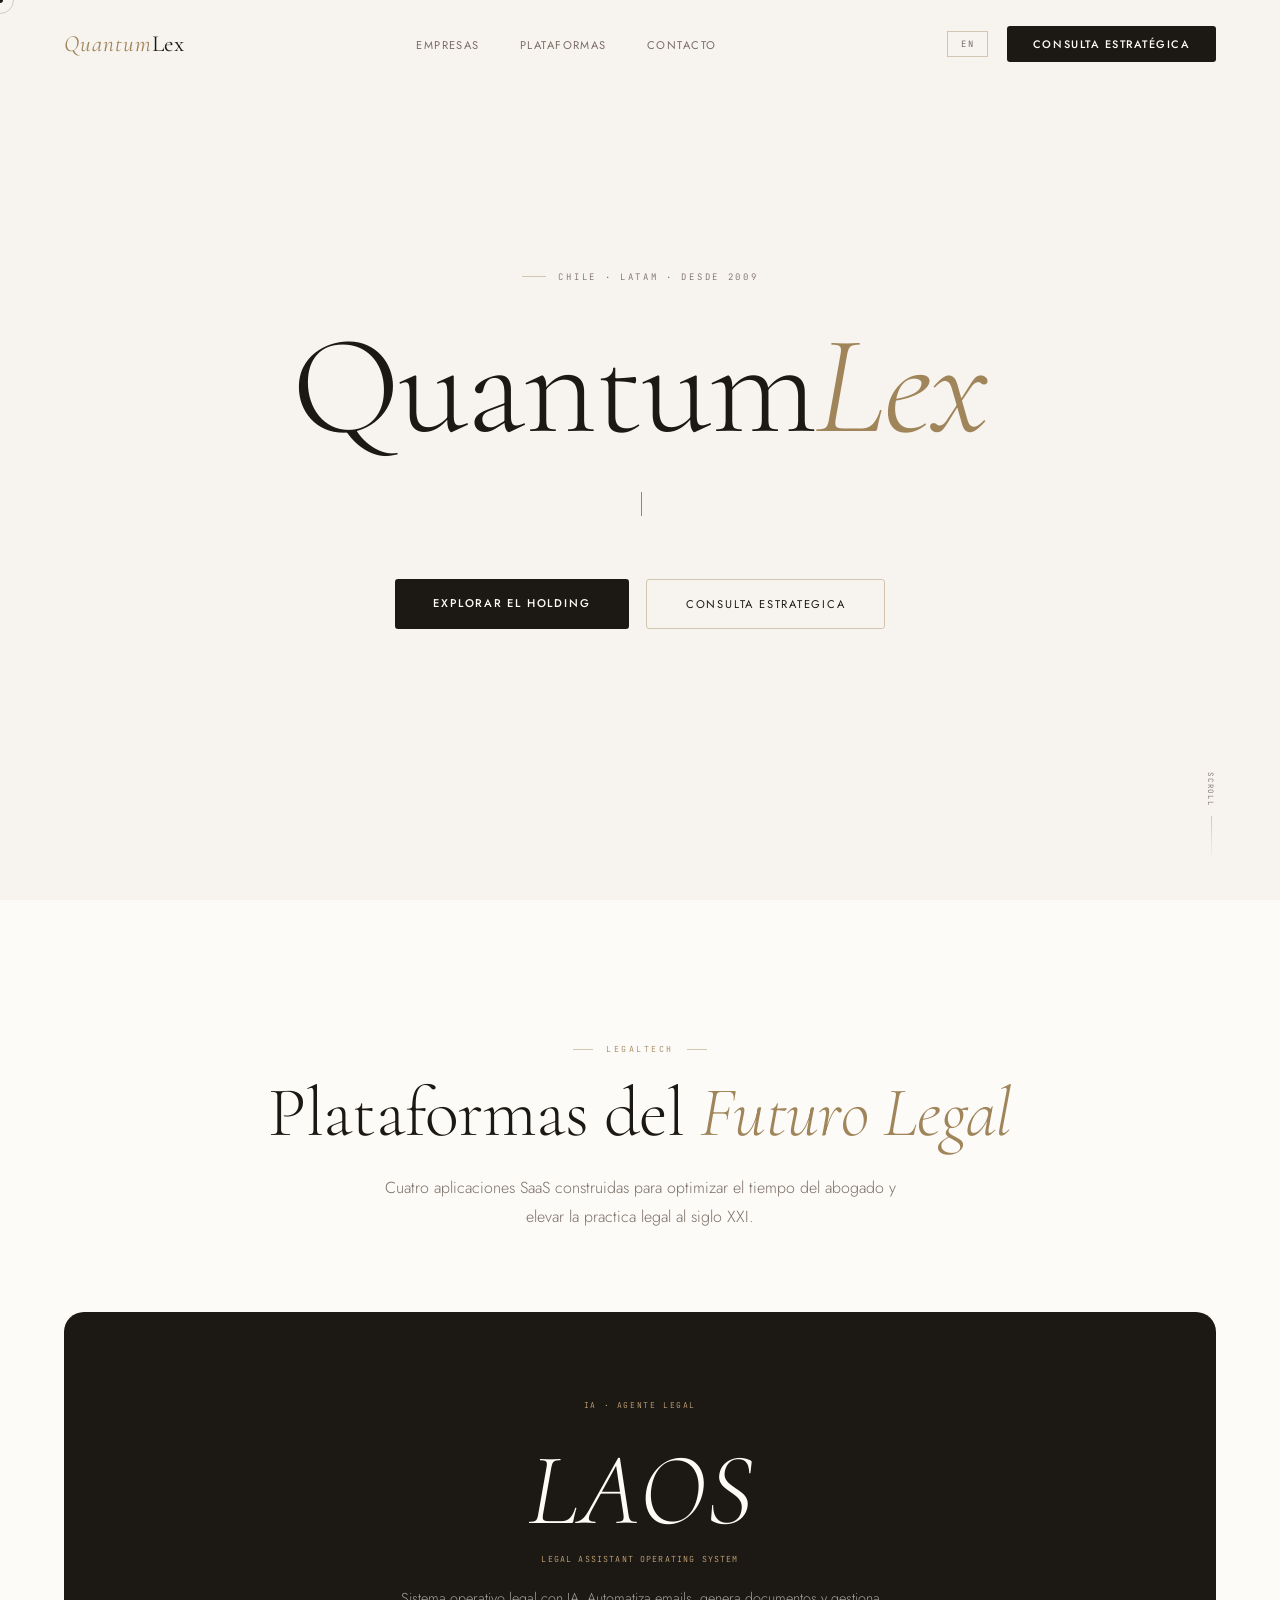
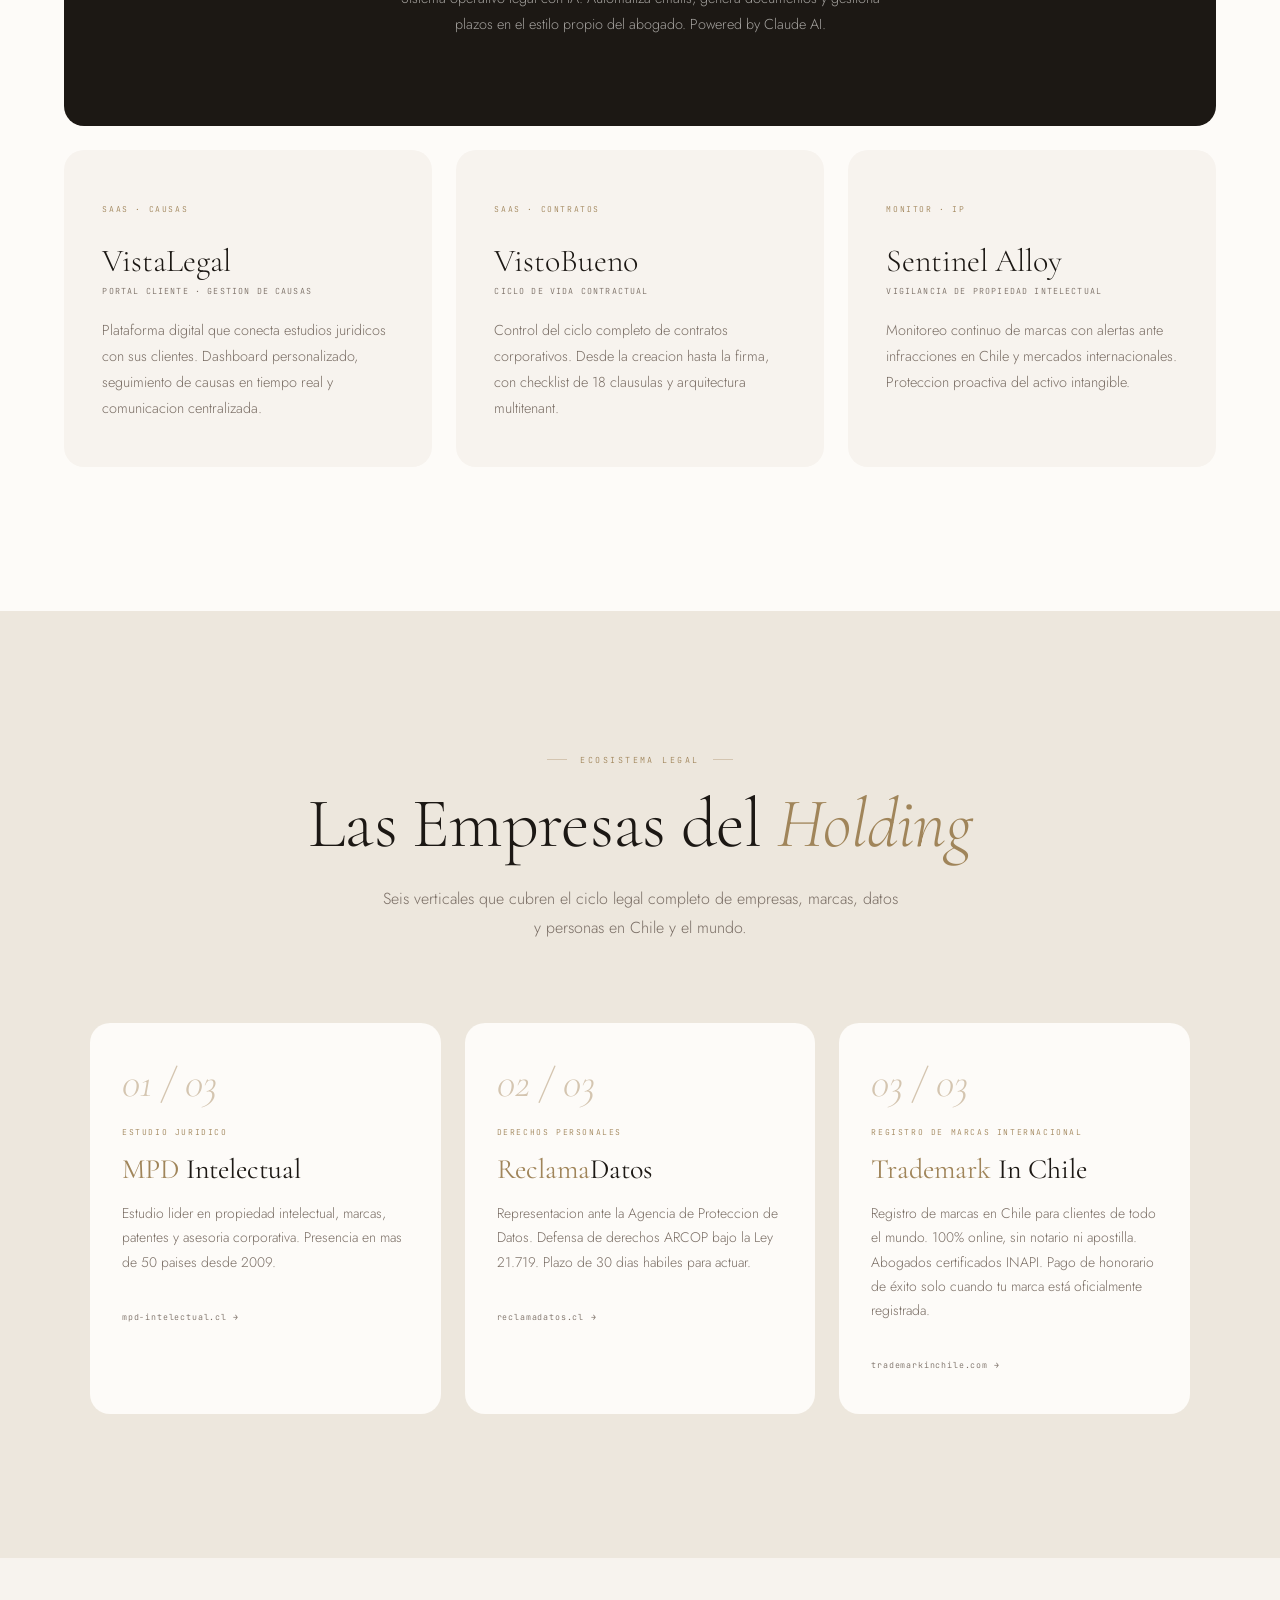
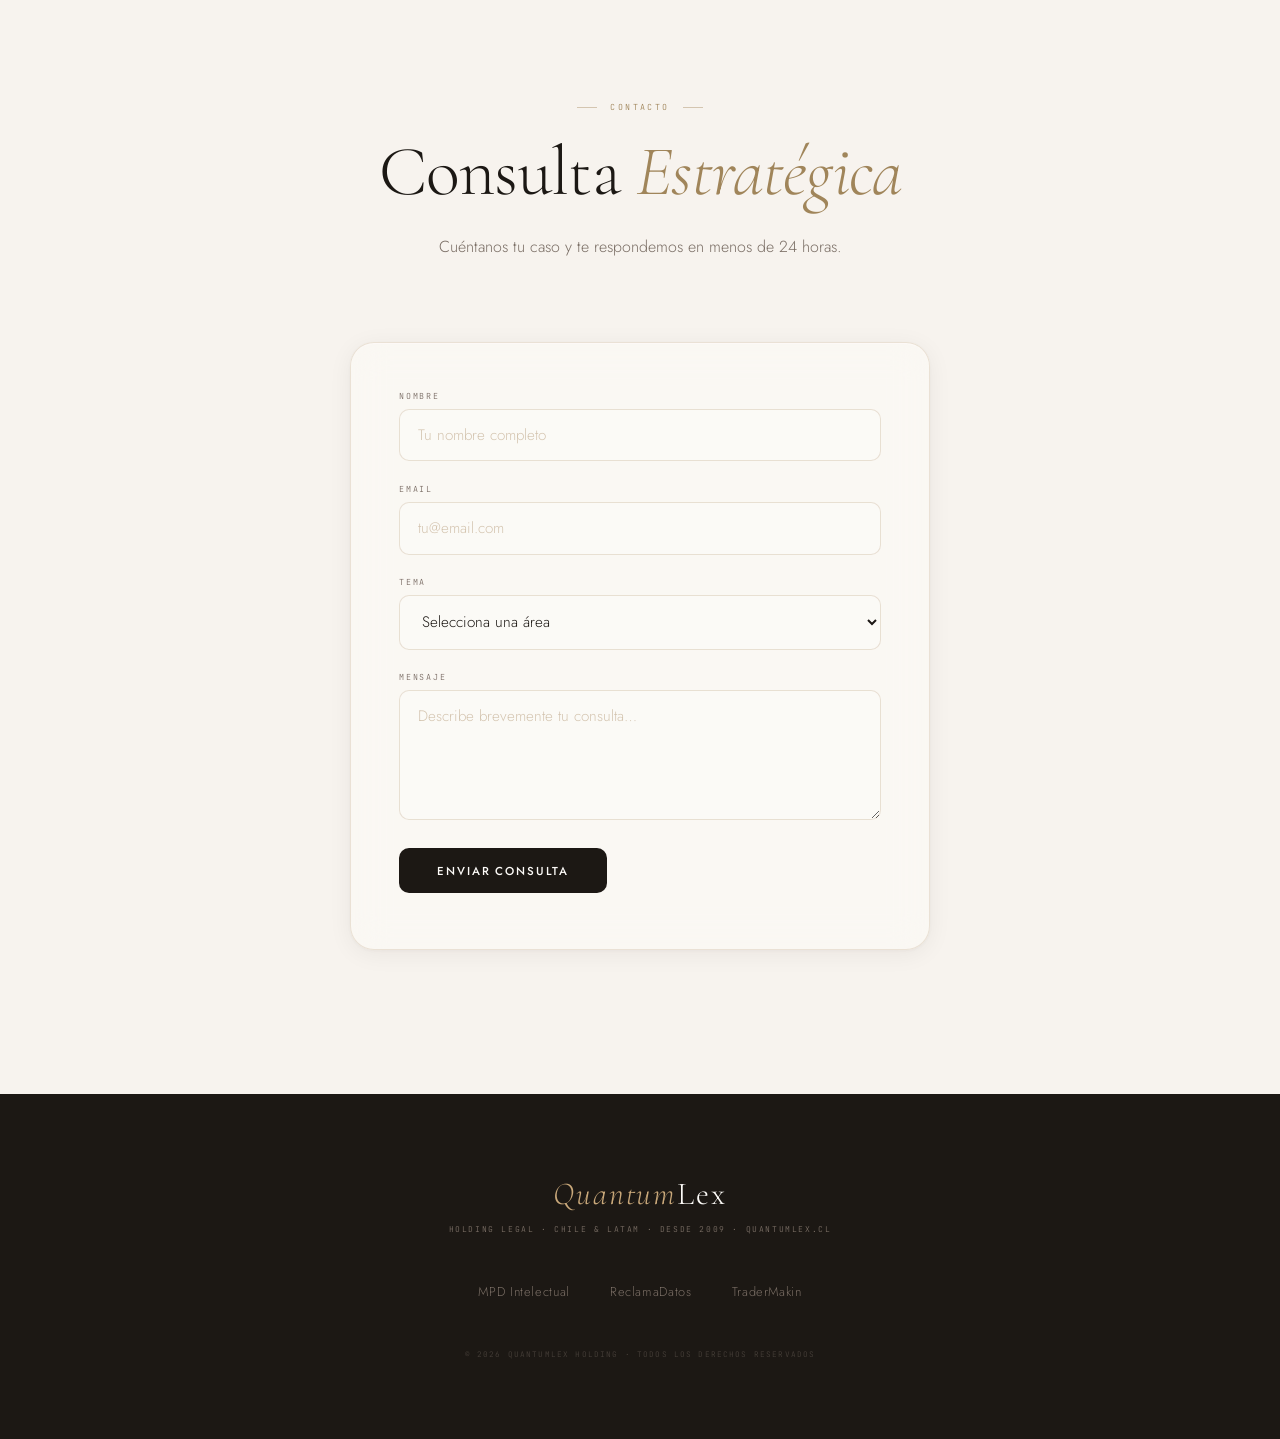
<file: index.html>
<!DOCTYPE html>
<html lang="es" id="html-root">
<head>
<meta charset="UTF-8">
<meta name="viewport" content="width=device-width, initial-scale=1.0">
<title>QuantumLex — Holding Legal Chile</title>
<link href="https://fonts.googleapis.com/css2?family=Cormorant+Garamond:ital,wght@0,300;0,400;0,500;1,300;1,400;1,500&family=Jost:wght@300;400;500&family=JetBrains+Mono:wght@300;400&display=swap" rel="stylesheet">
<link rel="stylesheet" href="assets/css/main.css">
</head>
<body>

<div class="cursor" id="cursor"></div>
<div class="cursor-ring" id="cursorRing"></div>
<canvas id="quantum-canvas"></canvas>

<!-- NAV -->
<nav>
  <a href="#" class="nav-logo">
    <span>Quantum</span>Lex
  </a>
  <ul class="nav-links">
    <li><a href="#empresas" data-navkey="empresas" data-es="Empresas" data-en="Companies">Empresas</a></li>
    <li><a href="#apps" data-navkey="plataformas" data-es="Plataformas" data-en="Platforms">Plataformas</a></li>
    <li><a href="#contacto" data-navkey="contacto" data-es="Contacto" data-en="Contact">Contacto</a></li>
  </ul>
  <div class="nav-right">
    <button class="lang-toggle" id="langBtn" onclick="toggleLang()">EN</button>
    <a href="#contacto" class="nav-cta" data-es="Consulta Estratégica" data-en="Strategic Inquiry">Consulta Estratégica</a>
  </div>
</nav>

<!-- HERO -->
<section class="hero">
  <div class="hero-ambient"></div>

  <div class="hero-content">
    <div class="eyebrow">Chile · LATAM · Desde 2009</div>

    <h1 class="hero-title">
      <span class="ql" data-text="QuantumLex">Quantum<span class="ql-lex">Lex</span></span>
    </h1>

    <div class="typewriter-row">
      <span class="tw" id="tw"></span>
    </div>

    <div class="hero-ctas">
      <a href="#empresas" class="btn-primary">Explorar el Holding</a>
      <a href="#contacto" class="btn-ghost">Consulta Estrategica</a>
    </div>
  </div>

  <div class="scroll-hint">
    <span>Scroll</span>
    <div class="scroll-line"></div>
  </div>
</section>

<!-- APPS -->
<section class="apps-section" id="apps">
  <div class="section-eyebrow" id="sec2-eyebrow">LegalTech</div>
  <h2 class="section-title" id="sec2-title">Plataformas del <span>Futuro Legal</span></h2>
  <p class="section-desc" id="sec2-desc">Cuatro aplicaciones SaaS construidas para optimizar el tiempo del abogado y elevar la practica legal al siglo XXI.</p>

  <div class="apps-grid">
    <div class="app-card app-card--featured">
      <div class="app-tag" id="a3-tag">IA · Agente Legal</div>
      <h3 class="app-name" id="a3-name">LAOS</h3>
      <p class="app-tagline" id="a3-tagline">Legal Assistant Operating System</p>
      <p class="app-desc" id="a3-desc">Sistema operativo legal con IA. Automatiza emails, genera documentos y gestiona plazos en el estilo propio del abogado. Powered by Claude AI.</p>
    </div>
    <div class="apps-row-secondary">
      <div class="app-card">
        <div class="app-tag" id="a1-tag">SaaS · Causas</div>
        <h3 class="app-name" id="a1-name">VistaLegal</h3>
        <p class="app-tagline" id="a1-tagline">Portal Cliente · Gestion de Causas</p>
        <p class="app-desc" id="a1-desc">Plataforma digital que conecta estudios juridicos con sus clientes. Dashboard personalizado, seguimiento de causas en tiempo real y comunicacion centralizada.</p>
      </div>
      <div class="app-card">
        <div class="app-tag" id="a2-tag">SaaS · Contratos</div>
        <h3 class="app-name" id="a2-name">VistoBueno</h3>
        <p class="app-tagline" id="a2-tagline">Ciclo de Vida Contractual</p>
        <p class="app-desc" id="a2-desc">Control del ciclo completo de contratos corporativos. Desde la creacion hasta la firma, con checklist de 18 clausulas y arquitectura multitenant.</p>
      </div>
      <div class="app-card">
        <div class="app-tag" id="a4-tag">Monitor · IP</div>
        <h3 class="app-name" id="a4-name">Sentinel Alloy</h3>
        <p class="app-tagline" id="a4-tagline">Vigilancia de Propiedad Intelectual</p>
        <p class="app-desc" id="a4-desc">Monitoreo continuo de marcas con alertas ante infracciones en Chile y mercados internacionales. Proteccion proactiva del activo intangible.</p>
      </div>
    </div>
  </div>
</section>

<!-- EMPRESAS -->
<section class="companies-section" id="empresas">
  <div class="section-eyebrow" id="sec1-eyebrow">Ecosistema Legal</div>
  <h2 class="section-title" id="sec1-title">Las Empresas del <span>Holding</span></h2>
  <p class="section-desc" id="sec1-desc">Seis verticales que cubren el ciclo legal completo de empresas, marcas, datos y personas en Chile y el mundo.</p>

  <div class="companies-grid">
    <div class="company-card">
      <span class="card-index">01 / 03</span>
      <span class="card-type" id="c1-type">Estudio Juridico</span>
      <h3 class="card-name" id="c1-name"><span>MPD</span> Intelectual</h3>
      <p class="card-desc" id="c1-desc">Estudio lider en propiedad intelectual, marcas, patentes y asesoria corporativa. Presencia en mas de 50 paises desde 2009.</p>
      <a href="https://mpd-intelectual.cl" class="card-link" id="c1-link" target="_blank">mpd-intelectual.cl</a>
    </div>
    <div class="company-card">
      <span class="card-index">02 / 03</span>
      <span class="card-type" id="c3-type">Derechos Personales</span>
      <h3 class="card-name" id="c3-name"><span>Reclama</span>Datos</h3>
      <p class="card-desc" id="c3-desc">Representacion ante la Agencia de Proteccion de Datos. Defensa de derechos ARCOP bajo la Ley 21.719. Plazo de 30 dias habiles para actuar.</p>
      <a href="https://reclamadatos.cl" class="card-link" id="c3-link" target="_blank">reclamadatos.cl</a>
    </div>
    <div class="company-card">
      <span class="card-index">03 / 03</span>
      <span class="card-type" id="c5-type">Registro de Marcas Internacional</span>
      <h3 class="card-name" id="c5-name"><span>Trademark</span> In Chile</h3>
      <p class="card-desc" id="c5-desc">Registro de marcas en Chile para clientes de todo el mundo. 100% online, sin notario ni apostilla. Abogados certificados INAPI. Pago de honorario de éxito solo cuando tu marca está oficialmente registrada.</p>
      <a href="https://www.trademarkinchile.com/es" class="card-link" id="c5-link" target="_blank">trademarkinchile.com</a>
    </div>
  </div>
</section>

<!-- CONTACTO -->
<section class="contact-section" id="contacto">
  <div class="section-eyebrow">Contacto</div>
  <h2 class="section-title">Consulta <span>Estratégica</span></h2>
  <p class="section-desc">Cuéntanos tu caso y te respondemos en menos de 24 horas.</p>

  <form class="contact-form" id="contact-form" novalidate>
    <div>
      <label for="cf-name">Nombre</label>
      <input type="text" id="cf-name" name="nombre" placeholder="Tu nombre completo" required>
    </div>
    <div>
      <label for="cf-email">Email</label>
      <input type="email" id="cf-email" name="email" placeholder="tu@email.com" required>
    </div>
    <div>
      <label for="cf-tema">Tema</label>
      <select id="cf-tema" name="tema">
        <option value="">Selecciona una área</option>
        <option value="marcas">Marcas y Propiedad Intelectual</option>
        <option value="datos">Protección de Datos</option>
        <option value="compliance">Compliance</option>
        <option value="legaltech">LegalTech / Plataformas</option>
        <option value="otro">Otro</option>
      </select>
    </div>
    <div>
      <label for="cf-mensaje">Mensaje</label>
      <textarea id="cf-mensaje" name="mensaje" placeholder="Describe brevemente tu consulta…" required></textarea>
    </div>
    <button type="submit" class="btn-send">Enviar consulta</button>
    <p class="form-success" id="form-success">Mensaje enviado — te contactaremos pronto.</p>
  </form>
</section>

<!-- FOOTER -->
<footer>
  <div class="footer-logo"><span>Quantum</span>Lex</div>
  <p class="footer-meta">Holding Legal · Chile & LATAM · Desde 2009 · quantumlex.cl</p>
  <div class="footer-links">
    <a href="https://mpd-intelectual.cl" target="_blank">MPD Intelectual</a>
    <a href="https://reclamadatos.cl" target="_blank">ReclamaDatos</a>
    <a href="https://tradermakinchile.cl" target="_blank">TraderMakin</a>
  </div>
  <p class="footer-copy" id="footer-copy">© 2026 QuantumLex Holding · Todos los derechos reservados</p>
</footer>

<script src="assets/js/particles.js"></script>
<script src="assets/js/lang.js"></script>
<script src="assets/js/main.js"></script>
<script>
document.getElementById('contact-form').addEventListener('submit', function(e) {
  e.preventDefault();
  const success = document.getElementById('form-success');
  success.style.display = 'block';
  this.reset();
  setTimeout(() => { success.style.display = 'none'; }, 5000);
});
</script>
</body>
</html>
</file>
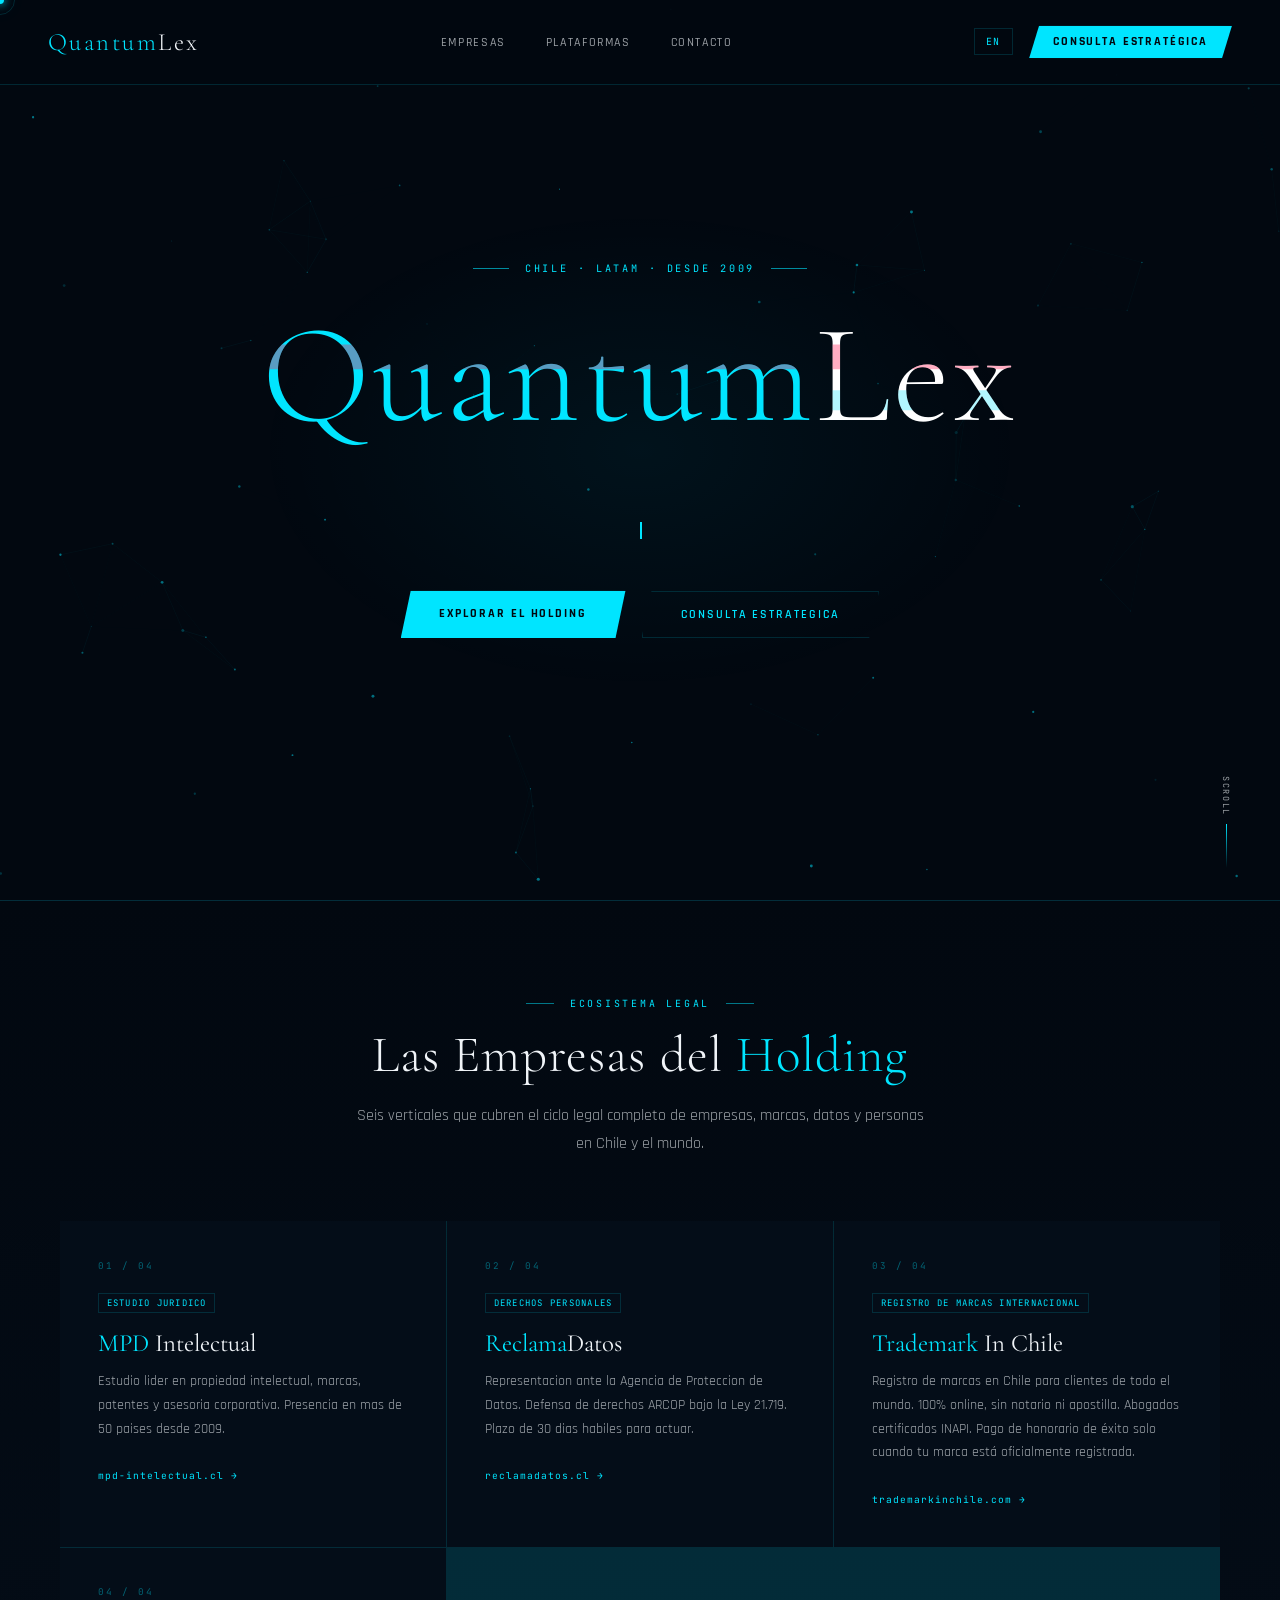
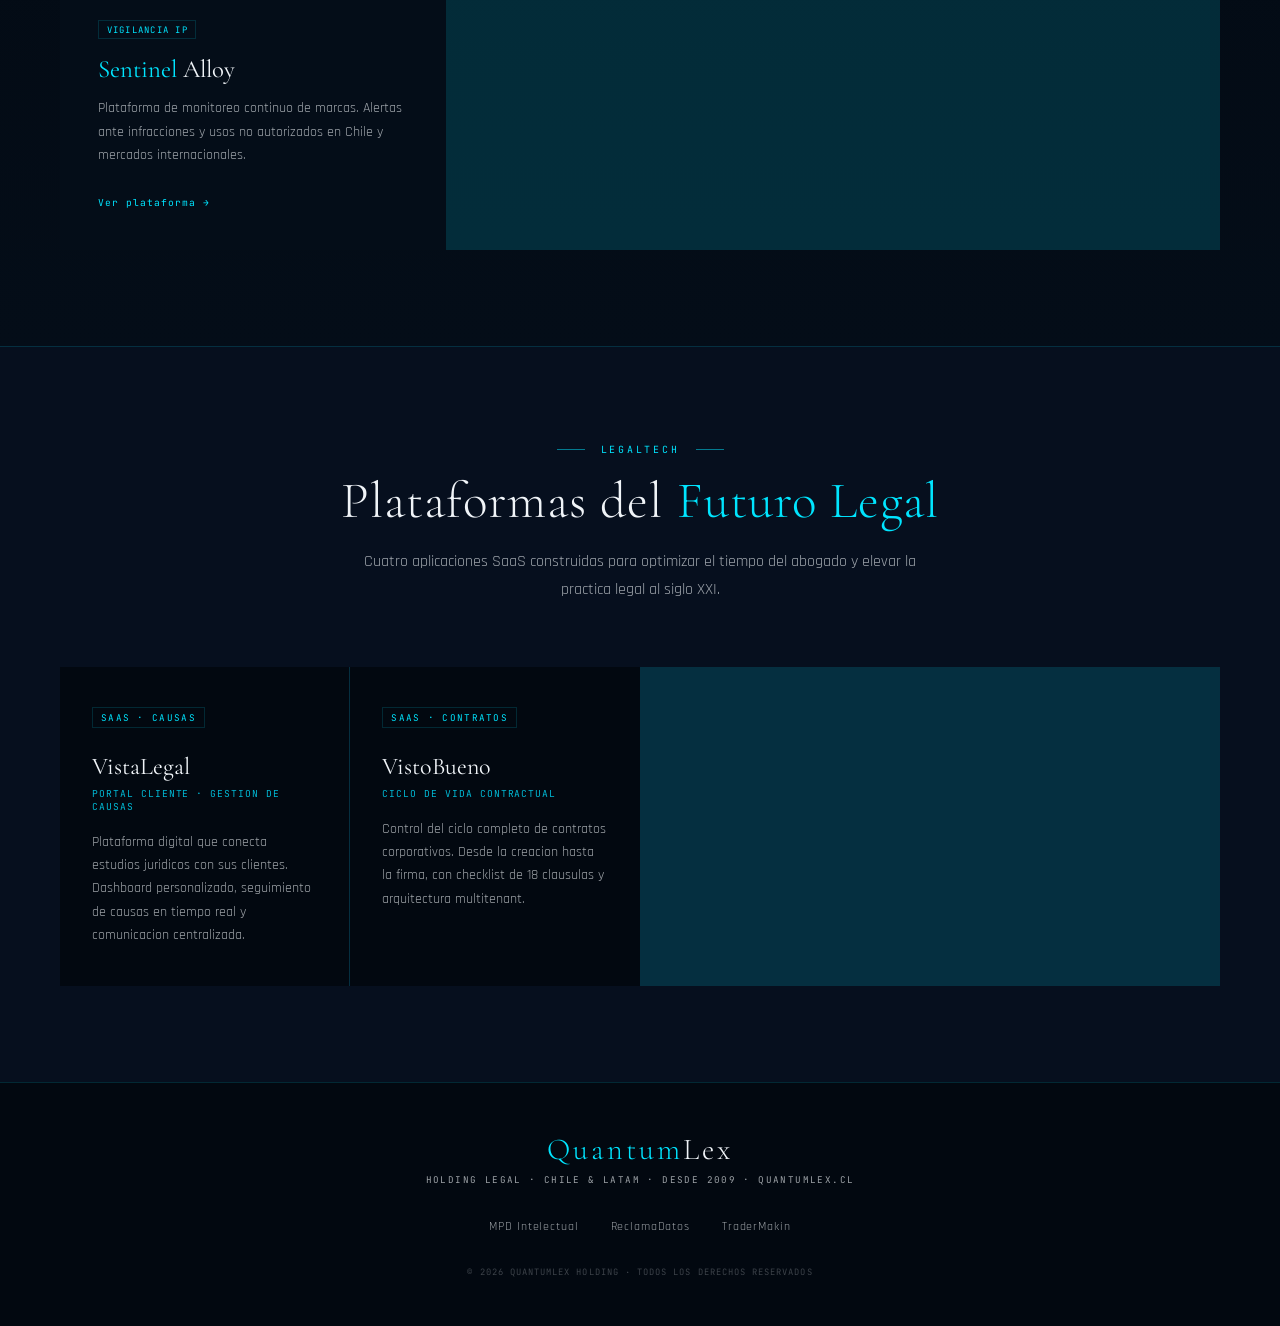
<file: quantumlex-hero.html>
<!DOCTYPE html>
<html lang="es" id="html-root">
<head>
<meta charset="UTF-8">
<meta name="viewport" content="width=device-width, initial-scale=1.0">
<title>QuantumLex — Holding Legal Chile</title>
<link href="https://fonts.googleapis.com/css2?family=Cormorant+Garamond:wght@300;400;600&family=Rajdhani:wght@400;500;600;700&family=JetBrains+Mono:wght@300;400&display=swap" rel="stylesheet">
<style>
*,*::before,*::after{margin:0;padding:0;box-sizing:border-box}

:root {
  --cyan: #00e5ff;
  --cyan-dim: #00b8d4;
  --cyan-ghost: rgba(0,229,255,0.07);
  --cyan-glow: rgba(0,229,255,0.3);
  --cyan-line: rgba(0,229,255,0.15);
  --deep: #020810;
  --deep2: #040d18;
  --deep3: #060f1e;
  --white: #f0f4f8;
  --white-dim: rgba(240,244,248,0.65);
  --white-ghost: rgba(240,244,248,0.10);
  --font-display: 'Cormorant Garamond', serif;
  --font-tech: 'Rajdhani', sans-serif;
  --font-mono: 'JetBrains Mono', monospace;
}

html { scroll-behavior: smooth; }

body {
  background: var(--deep);
  color: var(--white);
  font-family: var(--font-tech);
  overflow-x: hidden;
  cursor: none;
}

/* CURSOR */
.cursor {
  position: fixed;
  width: 8px; height: 8px;
  background: var(--cyan);
  border-radius: 50%;
  pointer-events: none;
  z-index: 9999;
  transform: translate(-50%,-50%);
  box-shadow: 0 0 10px var(--cyan), 0 0 22px var(--cyan-glow);
}
.cursor-ring {
  position: fixed;
  width: 30px; height: 30px;
  border: 1px solid var(--cyan-line);
  border-radius: 50%;
  pointer-events: none;
  z-index: 9998;
  transform: translate(-50%,-50%);
  transition: all 0.14s ease;
}

/* CANVAS */
#quantum-canvas {
  position: fixed;
  top: 0; left: 0;
  width: 100%; height: 100%;
  z-index: 0;
  pointer-events: none;
}

/* NAV */
nav {
  position: fixed;
  top: 0; left: 0; right: 0;
  z-index: 100;
  display: flex;
  align-items: center;
  justify-content: space-between;
  padding: 1.6rem 3rem;
  background: rgba(2,8,16,0.85);
  border-bottom: 1px solid var(--cyan-line);
  backdrop-filter: blur(16px);
  opacity: 0;
  animation: fadeDown 0.8s ease 0.3s forwards;
}

@keyframes fadeDown {
  from { opacity: 0; transform: translateY(-16px); }
  to   { opacity: 1; transform: translateY(0); }
}

.nav-logo {
  font-family: var(--font-display);
  font-size: 1.55rem;
  font-weight: 300;
  letter-spacing: 0.1em;
  color: var(--white);
  text-decoration: none;
}
.nav-logo span { color: var(--cyan); }

.nav-tag {
  font-family: var(--font-mono);
  font-size: 0.55rem;
  color: var(--cyan);
  border: 1px solid var(--cyan-line);
  padding: 0.18rem 0.45rem;
  letter-spacing: 0.14em;
  text-transform: uppercase;
  margin-left: 0.7rem;
  vertical-align: middle;
}

.nav-links {
  display: flex;
  gap: 2.5rem;
  list-style: none;
}

.nav-links a {
  font-family: var(--font-tech);
  font-size: 0.78rem;
  font-weight: 500;
  letter-spacing: 0.13em;
  text-transform: uppercase;
  color: var(--white-dim);
  text-decoration: none;
  transition: color 0.25s;
  position: relative;
}
.nav-links a::after {
  content: '';
  position: absolute;
  bottom: -3px; left: 0;
  width: 0; height: 1px;
  background: var(--cyan);
  transition: width 0.3s ease;
}
.nav-links a:hover { color: var(--cyan); }
.nav-links a:hover::after { width: 100%; }

.nav-cta {
  font-family: var(--font-tech);
  font-size: 0.72rem;
  font-weight: 700;
  letter-spacing: 0.16em;
  text-transform: uppercase;
  color: var(--deep);
  background: var(--cyan);
  padding: 0.55rem 1.5rem;
  text-decoration: none;
  clip-path: polygon(10px 0%,100% 0%,calc(100% - 10px) 100%,0% 100%);
  transition: all 0.25s ease;
  box-shadow: 0 0 24px var(--cyan-glow);
}
.nav-cta:hover {
  background: #e0f7fa;
  box-shadow: 0 0 40px var(--cyan-glow);
}

.nav-right {
  display: flex;
  align-items: center;
  gap: 1rem;
}

.lang-toggle {
  font-family: var(--font-mono);
  font-size: 0.62rem;
  font-weight: 400;
  letter-spacing: 0.16em;
  color: var(--cyan);
  background: transparent;
  border: 1px solid var(--cyan-line);
  padding: 0.38rem 0.7rem;
  cursor: pointer;
  transition: all 0.25s ease;
}
.lang-toggle:hover {
  background: var(--cyan-ghost);
  border-color: rgba(0,229,255,0.4);
}

/* HERO */
.hero {
  position: relative;
  min-height: 100vh;
  display: flex;
  flex-direction: column;
  align-items: center;
  justify-content: center;
  z-index: 1;
  padding: 0 2rem;
}

/* Single radial ambient — no grid, no rings overlay on text */
.hero-ambient {
  position: absolute;
  top: 50%; left: 50%;
  transform: translate(-50%, -50%);
  width: 800px; height: 500px;
  background: radial-gradient(ellipse, rgba(0,229,255,0.05) 0%, transparent 68%);
  pointer-events: none;
  animation: ambientPulse 7s ease-in-out infinite;
}

@keyframes ambientPulse {
  0%,100% { opacity: 0.7; transform: translate(-50%,-50%) scale(1); }
  50%      { opacity: 1;   transform: translate(-50%,-50%) scale(1.08); }
}

/* HERO CONTENT */
.hero-content {
  position: relative;
  z-index: 2;
  text-align: center;
  max-width: 960px;
  display: flex;
  flex-direction: column;
  align-items: center;
  gap: 0;
}

.eyebrow {
  font-family: var(--font-mono);
  font-size: 0.64rem;
  letter-spacing: 0.28em;
  text-transform: uppercase;
  color: var(--cyan);
  margin-bottom: 2.4rem;
  opacity: 0;
  animation: fadeUp 0.7s ease 0.8s forwards;
  display: flex;
  align-items: center;
  gap: 1rem;
}
.eyebrow::before, .eyebrow::after {
  content: '';
  display: block;
  width: 36px; height: 1px;
  background: var(--cyan);
  opacity: 0.6;
}

.hero-title {
  font-family: var(--font-display);
  font-size: clamp(5rem, 11vw, 10rem);
  font-weight: 300;
  line-height: 0.88;
  letter-spacing: 0.02em;
  color: var(--white);
  margin-bottom: 0.6em;
  opacity: 0;
  animation: titleReveal 1.1s cubic-bezier(0.16,1,0.3,1) 1s forwards;
}

@keyframes titleReveal {
  from { opacity: 0; transform: translateY(36px); }
  to   { opacity: 1; transform: translateY(0); }
}

.hero-title .ql { color: var(--cyan); }
.hero-title .ql .ql-lex { color: #fff; }

/* Glitch — only on QuantumLex text, no italic */
.hero-title .ql {
  position: relative;
  display: inline-block;
}
.hero-title .ql::before,
.hero-title .ql::after {
  content: attr(data-text);
  position: absolute;
  top: 0; left: 0;
  width: 100%;
  color: var(--cyan);
}
.hero-title .ql::before {
  color: rgba(255,20,80,0.35);
  animation: glitch1 5s infinite;
  clip-path: polygon(0 25%, 100% 25%, 100% 45%, 0 45%);
}
.hero-title .ql::after {
  color: rgba(0,229,255,0.3);
  animation: glitch2 5s infinite;
  clip-path: polygon(0 62%, 100% 62%, 100% 78%, 0 78%);
}
@keyframes glitch1 {
  0%,88%,100% { transform: translate(0); opacity: 0; }
  90% { transform: translate(-4px,1px); opacity: 1; }
  93% { transform: translate(3px,-1px); opacity: 0.7; }
  96% { transform: translate(-2px,0); opacity: 0; }
}
@keyframes glitch2 {
  0%,89%,100% { transform: translate(0); opacity: 0; }
  91% { transform: translate(4px,1px); opacity: 1; }
  94% { transform: translate(-3px,-1px); opacity: 0.6; }
  97% { transform: translate(1px,0); opacity: 0; }
}

.hero-line {
  font-family: var(--font-tech);
  font-size: clamp(1rem, 2vw, 1.25rem);
  font-weight: 400;
  letter-spacing: 0.06em;
  color: var(--white-dim);
  margin-bottom: 3rem;
  opacity: 0;
  animation: fadeUp 0.7s ease 1.5s forwards;
}

.hero-line strong {
  color: var(--white);
  font-weight: 600;
}

/* Typewriter */
.typewriter-row {
  font-family: var(--font-mono);
  font-size: 0.78rem;
  color: var(--cyan-dim);
  letter-spacing: 0.08em;
  height: 1.4em;
  margin-bottom: 3.2rem;
  opacity: 0;
  animation: fadeUp 0.7s ease 1.7s forwards;
}
.tw { border-right: 2px solid var(--cyan); padding-right: 2px; }

/* CTAs */
.hero-ctas {
  display: flex;
  gap: 1rem;
  justify-content: center;
  flex-wrap: wrap;
  opacity: 0;
  animation: fadeUp 0.7s ease 1.9s forwards;
}

.btn-primary {
  font-family: var(--font-tech);
  font-size: 0.76rem;
  font-weight: 700;
  letter-spacing: 0.16em;
  text-transform: uppercase;
  color: var(--deep);
  background: var(--cyan);
  padding: 0.95rem 2.4rem;
  text-decoration: none;
  clip-path: polygon(10px 0%,100% 0%,calc(100% - 10px) 100%,0% 100%);
  transition: all 0.28s ease;
  box-shadow: 0 0 28px var(--cyan-glow);
  position: relative;
  overflow: hidden;
}
.btn-primary::after {
  content: '';
  position: absolute;
  top: 0; left: -100%;
  width: 100%; height: 100%;
  background: linear-gradient(90deg,transparent,rgba(255,255,255,0.25),transparent);
  transition: left 0.45s ease;
}
.btn-primary:hover::after { left: 100%; }
.btn-primary:hover { box-shadow: 0 0 50px var(--cyan-glow); transform: translateY(-2px); }

.btn-ghost {
  font-family: var(--font-tech);
  font-size: 0.76rem;
  font-weight: 600;
  letter-spacing: 0.16em;
  text-transform: uppercase;
  color: var(--cyan);
  background: transparent;
  padding: 0.95rem 2.4rem;
  text-decoration: none;
  border: 1px solid var(--cyan-line);
  clip-path: polygon(10px 0%,100% 0%,calc(100% - 10px) 100%,0% 100%);
  transition: all 0.28s ease;
}
.btn-ghost:hover {
  background: var(--cyan-ghost);
  border-color: rgba(0,229,255,0.38);
  transform: translateY(-2px);
}

/* SCROLL LINE */
.scroll-hint {
  position: absolute;
  bottom: 2rem;
  right: 3rem;
  display: flex;
  flex-direction: column;
  align-items: center;
  gap: 0.5rem;
  opacity: 0;
  animation: fadeUp 0.7s ease 2.4s forwards;
}
.scroll-hint span {
  font-family: var(--font-mono);
  font-size: 0.53rem;
  letter-spacing: 0.2em;
  text-transform: uppercase;
  color: var(--white-dim);
  writing-mode: vertical-rl;
}
.scroll-line {
  width: 1px; height: 44px;
  background: linear-gradient(180deg, var(--cyan), transparent);
  animation: scrollPulse 2.2s ease-in-out infinite;
}
@keyframes scrollPulse {
  0%   { transform: scaleY(0); transform-origin: top; }
  49%  { transform: scaleY(1); transform-origin: top; }
  50%  { transform: scaleY(1); transform-origin: bottom; }
  100% { transform: scaleY(0); transform-origin: bottom; }
}

/* COMPANIES */
.companies-section {
  position: relative;
  z-index: 1;
  padding: 6rem 3rem;
  background: linear-gradient(180deg, var(--deep) 0%, var(--deep2) 100%);
  border-top: 1px solid var(--cyan-line);
}

.section-eyebrow {
  font-family: var(--font-mono);
  font-size: 0.62rem;
  letter-spacing: 0.28em;
  text-transform: uppercase;
  color: var(--cyan);
  text-align: center;
  margin-bottom: 0.9rem;
  display: flex;
  align-items: center;
  justify-content: center;
  gap: 1rem;
}
.section-eyebrow::before, .section-eyebrow::after {
  content: '';
  display: block;
  width: 28px; height: 1px;
  background: var(--cyan);
  opacity: 0.5;
}

.section-title {
  font-family: var(--font-display);
  font-size: clamp(2rem, 4vw, 3.2rem);
  font-weight: 300;
  text-align: center;
  color: var(--white);
  margin-bottom: 0.9rem;
  letter-spacing: 0.02em;
}
.section-title span { color: var(--cyan); }

.section-desc {
  font-family: var(--font-tech);
  font-size: 0.98rem;
  color: var(--white-dim);
  text-align: center;
  max-width: 580px;
  margin: 0 auto 4rem;
  line-height: 1.8;
}

.companies-grid {
  display: grid;
  grid-template-columns: repeat(auto-fit, minmax(300px, 1fr));
  gap: 1px;
  max-width: 1160px;
  margin: 0 auto;
  background: var(--cyan-line);
}

.company-card {
  background: var(--deep2);
  padding: 2.4rem;
  position: relative;
  overflow: hidden;
  transition: background 0.35s ease, transform 0.35s ease;
  cursor: pointer;
}

.company-card::after {
  content: '';
  position: absolute;
  bottom: 0; left: 0;
  width: 0; height: 2px;
  background: var(--cyan);
  box-shadow: 0 0 10px var(--cyan);
  transition: width 0.45s ease;
}
.company-card:hover::after { width: 100%; }
.company-card:hover { background: var(--deep3); transform: translateY(-3px); }

.card-index {
  font-family: var(--font-mono);
  font-size: 0.58rem;
  color: rgba(0,229,255,0.4);
  letter-spacing: 0.2em;
  margin-bottom: 1.2rem;
  display: block;
}
.card-type {
  font-family: var(--font-mono);
  font-size: 0.56rem;
  letter-spacing: 0.14em;
  text-transform: uppercase;
  color: var(--cyan);
  border: 1px solid var(--cyan-line);
  padding: 0.18rem 0.45rem;
  display: inline-block;
  margin-bottom: 1rem;
}
.card-name {
  font-family: var(--font-display);
  font-size: 1.55rem;
  font-weight: 400;
  color: var(--white);
  margin-bottom: 0.75rem;
  line-height: 1.2;
}
.card-name span { color: var(--cyan); }
.card-desc {
  font-family: var(--font-tech);
  font-size: 0.86rem;
  line-height: 1.72;
  color: var(--white-dim);
  margin-bottom: 1.4rem;
}
.card-link {
  font-family: var(--font-mono);
  font-size: 0.6rem;
  letter-spacing: 0.1em;
  color: var(--cyan);
  text-decoration: none;
  display: inline-flex;
  align-items: center;
  gap: 0.45rem;
  transition: gap 0.25s;
}
.card-link:hover { gap: 0.75rem; }
.card-link::after { content: '→'; }

/* APPS */
.apps-section {
  position: relative;
  z-index: 1;
  padding: 6rem 3rem;
  background: var(--deep3);
  border-top: 1px solid var(--cyan-line);
}

.apps-grid {
  display: grid;
  grid-template-columns: repeat(auto-fit, minmax(255px, 1fr));
  gap: 1px;
  max-width: 1160px;
  margin: 0 auto;
  background: var(--cyan-line);
}

.app-card {
  background: var(--deep);
  padding: 2.4rem 2rem;
  position: relative;
  overflow: hidden;
  transition: background 0.35s ease;
  cursor: pointer;
}
.app-card::after {
  content: '';
  position: absolute;
  top: 0; left: 0;
  width: 2px; height: 0;
  background: var(--cyan);
  transition: height 0.4s ease;
}
.app-card:hover::after { height: 100%; }
.app-card:hover { background: var(--deep2); }

.app-tag {
  font-family: var(--font-mono);
  font-size: 0.58rem;
  letter-spacing: 0.14em;
  color: var(--cyan);
  border: 1px solid var(--cyan-line);
  display: inline-block;
  padding: 0.2rem 0.5rem;
  margin-bottom: 1.5rem;
  text-transform: uppercase;
}
.app-name {
  font-family: var(--font-display);
  font-size: 1.5rem;
  font-weight: 400;
  color: var(--white);
  margin-bottom: 0.4rem;
}
.app-tagline {
  font-family: var(--font-mono);
  font-size: 0.6rem;
  letter-spacing: 0.1em;
  color: var(--cyan-dim);
  margin-bottom: 1.1rem;
  text-transform: uppercase;
}
.app-desc {
  font-family: var(--font-tech);
  font-size: 0.85rem;
  line-height: 1.72;
  color: var(--white-dim);
}

/* FOOTER */
footer {
  background: var(--deep);
  border-top: 1px solid var(--cyan-line);
  padding: 3rem;
  text-align: center;
  position: relative;
  z-index: 1;
}
.footer-logo {
  font-family: var(--font-display);
  font-size: 1.9rem;
  font-weight: 300;
  color: var(--white);
  letter-spacing: 0.1em;
  margin-bottom: 0.4rem;
}
.footer-logo span { color: var(--cyan); }
.footer-meta {
  font-family: var(--font-mono);
  font-size: 0.58rem;
  letter-spacing: 0.15em;
  color: var(--white-dim);
  text-transform: uppercase;
  margin-bottom: 2rem;
}
.footer-links {
  display: flex;
  gap: 2rem;
  justify-content: center;
  flex-wrap: wrap;
  margin-bottom: 2rem;
}
.footer-links a {
  font-family: var(--font-tech);
  font-size: 0.78rem;
  letter-spacing: 0.07em;
  color: var(--white-dim);
  text-decoration: none;
  transition: color 0.25s;
}
.footer-links a:hover { color: var(--cyan); }
.footer-copy {
  font-family: var(--font-mono);
  font-size: 0.55rem;
  letter-spacing: 0.12em;
  color: rgba(240,244,248,0.25);
  text-transform: uppercase;
}

@keyframes fadeUp {
  from { opacity: 0; transform: translateY(18px); }
  to   { opacity: 1; transform: translateY(0); }
}

/* RESPONSIVE */
@media (max-width: 768px) {
  nav { padding: 1rem 1.5rem; }
  .nav-links, .scroll-hint { display: none; }
  .hero-content { padding-top: 5rem; }
  .metrics { flex-wrap: wrap; }
  .companies-section, .apps-section { padding: 4rem 1.5rem; }
}
</style>
</head>
<body>

<div class="cursor" id="cursor"></div>
<div class="cursor-ring" id="cursorRing"></div>
<canvas id="quantum-canvas"></canvas>

<!-- NAV -->
<nav>
  <a href="#" class="nav-logo">
    <span>Quantum</span>Lex
  </a>
  <ul class="nav-links">
    <li><a href="#empresas" data-navkey="empresas" data-es="Empresas" data-en="Companies">Empresas</a></li>
    <li><a href="#apps" data-navkey="plataformas" data-es="Plataformas" data-en="Platforms">Plataformas</a></li>
    <li><a href="#contacto" data-navkey="contacto" data-es="Contacto" data-en="Contact">Contacto</a></li>
  </ul>
  <div class="nav-right">
    <button class="lang-toggle" id="langBtn" onclick="toggleLang()">EN</button>
    <a href="#contacto" class="nav-cta" data-es="Consulta Estratégica" data-en="Strategic Inquiry">Consulta Estratégica</a>
  </div>
</nav>

<!-- HERO -->
<section class="hero">
  <div class="hero-ambient"></div>

  <div class="hero-content">
    <div class="eyebrow">Chile · LATAM · Desde 2009</div>

    <h1 class="hero-title">
      <span class="ql" data-text="QuantumLex">Quantum<span class="ql-lex">Lex</span></span>
    </h1>

    <div class="typewriter-row">
      <span class="tw" id="tw"></span>
    </div>

    <div class="hero-ctas">
      <a href="#empresas" class="btn-primary">Explorar el Holding</a>
      <a href="#contacto" class="btn-ghost">Consulta Estrategica</a>
    </div>
  </div>

  <div class="scroll-hint">
    <span>Scroll</span>
    <div class="scroll-line"></div>
  </div>
</section>

<!-- EMPRESAS -->
<section class="companies-section" id="empresas">
  <div class="section-eyebrow" id="sec1-eyebrow">Ecosistema Legal</div>
  <h2 class="section-title" id="sec1-title">Las Empresas del <span>Holding</span></h2>
  <p class="section-desc" id="sec1-desc">Seis verticales que cubren el ciclo legal completo de empresas, marcas, datos y personas en Chile y el mundo.</p>

  <div class="companies-grid">
    <div class="company-card">
      <span class="card-index">01 / 04</span>
      <span class="card-type" id="c1-type">Estudio Juridico</span>
      <h3 class="card-name" id="c1-name"><span>MPD</span> Intelectual</h3>
      <p class="card-desc" id="c1-desc">Estudio lider en propiedad intelectual, marcas, patentes y asesoria corporativa. Presencia en mas de 50 paises desde 2009.</p>
      <a href="https://mpd-intelectual.cl" class="card-link" id="c1-link" target="_blank">mpd-intelectual.cl</a>
    </div>
    <div class="company-card">
      <span class="card-index">02 / 04</span>
      <span class="card-type" id="c3-type">Derechos Personales</span>
      <h3 class="card-name" id="c3-name"><span>Reclama</span>Datos</h3>
      <p class="card-desc" id="c3-desc">Representacion ante la Agencia de Proteccion de Datos. Defensa de derechos ARCOP bajo la Ley 21.719. Plazo de 30 dias habiles para actuar.</p>
      <a href="https://reclamadatos.cl" class="card-link" id="c3-link" target="_blank">reclamadatos.cl</a>
    </div>
    <div class="company-card">
      <span class="card-index">03 / 04</span>
      <span class="card-type" id="c5-type">Registro de Marcas Internacional</span>
      <h3 class="card-name" id="c5-name"><span>Trademark</span> In Chile</h3>
      <p class="card-desc" id="c5-desc">Registro de marcas en Chile para clientes de todo el mundo. 100% online, sin notario ni apostilla. Abogados certificados INAPI. Pago de honorario de éxito solo cuando tu marca está oficialmente registrada.</p>
      <a href="https://www.trademarkinchile.com/es" class="card-link" id="c5-link" target="_blank">trademarkinchile.com</a>
    </div>
    <div class="company-card">
      <span class="card-index">04 / 04</span>
      <span class="card-type" id="c6-type">Vigilancia IP</span>
      <h3 class="card-name" id="c6-name"><span>Sentinel</span> Alloy</h3>
      <p class="card-desc" id="c6-desc">Plataforma de monitoreo continuo de marcas. Alertas ante infracciones y usos no autorizados en Chile y mercados internacionales.</p>
      <a href="#apps" class="card-link" id="c6-link">Ver plataforma</a>
    </div>
  </div>
</section>

<!-- APPS -->
<section class="apps-section" id="apps">
  <div class="section-eyebrow" id="sec2-eyebrow">LegalTech</div>
  <h2 class="section-title" id="sec2-title">Plataformas del <span>Futuro Legal</span></h2>
  <p class="section-desc" id="sec2-desc">Cuatro aplicaciones SaaS construidas para optimizar el tiempo del abogado y elevar la practica legal al siglo XXI.</p>

  <div class="apps-grid">
    <div class="app-card">
      <div class="app-tag" id="a1-tag">SaaS · Causas</div>
      <h3 class="app-name" id="a1-name">VistaLegal</h3>
      <p class="app-tagline" id="a1-tagline">Portal Cliente · Gestion de Causas</p>
      <p class="app-desc" id="a1-desc">Plataforma digital que conecta estudios juridicos con sus clientes. Dashboard personalizado, seguimiento de causas en tiempo real y comunicacion centralizada.</p>
    </div>
    <div class="app-card">
      <div class="app-tag" id="a2-tag">SaaS · Contratos</div>
      <h3 class="app-name" id="a2-name">VistoBueno</h3>
      <p class="app-tagline" id="a2-tagline">Ciclo de Vida Contractual</p>
      <p class="app-desc" id="a2-desc">Control del ciclo completo de contratos corporativos. Desde la creacion hasta la firma, con checklist de 18 clausulas y arquitectura multitenant.</p>
    </div>
    <div class="app-card">
      <div class="app-tag" id="a3-tag">IA · Agente Legal</div>
      <h3 class="app-name" id="a3-name">LAOS</h3>
      <p class="app-tagline" id="a3-tagline">Legal Assistant Operating System</p>
      <p class="app-desc" id="a3-desc">Sistema operativo legal con IA. Automatiza emails, genera documentos y gestiona plazos en el estilo propio del abogado. Powered by Claude AI.</p>
    </div>
    <div class="app-card">
      <div class="app-tag" id="a4-tag">Monitor · IP</div>
      <h3 class="app-name" id="a4-name">Sentinel Alloy</h3>
      <p class="app-tagline" id="a4-tagline">Vigilancia de Propiedad Intelectual</p>
      <p class="app-desc" id="a4-desc">Monitoreo continuo de marcas con alertas ante infracciones en Chile y mercados internacionales. Proteccion proactiva del activo intangible.</p>
    </div>
  </div>
</section>

<!-- FOOTER -->
<footer id="contacto">
  <div class="footer-logo"><span>Quantum</span>Lex</div>
  <p class="footer-meta">Holding Legal · Chile & LATAM · Desde 2009 · quantumlex.cl</p>
  <div class="footer-links">
    <a href="https://mpd-intelectual.cl" target="_blank">MPD Intelectual</a>
    <a href="https://reclamadatos.cl" target="_blank">ReclamaDatos</a>
    <a href="https://tradermakinchile.cl" target="_blank">TraderMakin</a>
  </div>
  <p class="footer-copy" id="footer-copy">© 2026 QuantumLex Holding · Todos los derechos reservados</p>
</footer>

<script>
// CURSOR
const cursor = document.getElementById('cursor');
const ring   = document.getElementById('cursorRing');
let mx=0,my=0,rx=0,ry=0;
document.addEventListener('mousemove', e => { mx=e.clientX; my=e.clientY; });
(function animCursor(){
  cursor.style.left=mx+'px'; cursor.style.top=my+'px';
  rx+=(mx-rx)*0.12; ry+=(my-ry)*0.12;
  ring.style.left=rx+'px'; ring.style.top=ry+'px';
  requestAnimationFrame(animCursor);
})();
document.querySelectorAll('a,button,.company-card,.app-card').forEach(el=>{
  el.addEventListener('mouseenter',()=>{ring.style.width='48px';ring.style.height='48px';ring.style.borderColor='rgba(0,229,255,0.5)';});
  el.addEventListener('mouseleave',()=>{ring.style.width='30px';ring.style.height='30px';ring.style.borderColor='rgba(0,229,255,0.15)';});
});

// CANVAS — particles + connections + mouse waves
const canvas = document.getElementById('quantum-canvas');
const ctx = canvas.getContext('2d');
let W,H,pts,mouse={x:-999,y:-999};

function resize(){ W=canvas.width=window.innerWidth; H=canvas.height=window.innerHeight; }

function init(){
  pts=[];
  const n=Math.floor((W*H)/15000);
  for(let i=0;i<n;i++) pts.push({
    x:Math.random()*W, y:Math.random()*H,
    vx:(Math.random()-.5)*.28, vy:(Math.random()-.5)*.28,
    r:Math.random()*1.2+.4,
    pulse:Math.random()*Math.PI*2
  });
}

let t=0;
function draw(){
  ctx.clearRect(0,0,W,H);
  t+=0.016;
  pts.forEach((p,i)=>{
    p.pulse+=0.018;
    p.x+=p.vx; p.y+=p.vy;
    if(p.x<0)p.x=W; if(p.x>W)p.x=0;
    if(p.y<0)p.y=H; if(p.y>H)p.y=0;
    // mouse repulsion
    const dx=p.x-mouse.x, dy=p.y-mouse.y;
    const d=Math.sqrt(dx*dx+dy*dy);
    if(d<110){ const f=(110-d)/110*.7; p.vx+=(dx/d)*f*.08; p.vy+=(dy/d)*f*.08; }
    p.vx*=.992; p.vy*=.992;

    const a=(.3+.2*Math.sin(p.pulse));
    ctx.beginPath(); ctx.arc(p.x,p.y,p.r,0,Math.PI*2);
    ctx.fillStyle=`rgba(0,229,255,${a})`; ctx.fill();

    for(let j=i+1;j<pts.length;j++){
      const q=pts[j];
      const ddx=p.x-q.x, ddy=p.y-q.y;
      const dd=Math.sqrt(ddx*ddx+ddy*ddy);
      if(dd<110){
        ctx.beginPath(); ctx.moveTo(p.x,p.y); ctx.lineTo(q.x,q.y);
        ctx.strokeStyle=`rgba(0,229,255,${(1-dd/110)*.12})`;
        ctx.lineWidth=.5; ctx.stroke();
      }
    }
  });

  // mouse wave rings
  if(mouse.x>0){
    for(let r=0;r<3;r++){
      const rad=((t*55+r*75)%220);
      const wa=Math.max(0,1-rad/220)*.07;
      ctx.beginPath(); ctx.arc(mouse.x,mouse.y,rad,0,Math.PI*2);
      ctx.strokeStyle=`rgba(0,229,255,${wa})`; ctx.lineWidth=1; ctx.stroke();
    }
  }
  requestAnimationFrame(draw);
}

document.addEventListener('mousemove',e=>{mouse.x=e.clientX;mouse.y=e.clientY;});
window.addEventListener('resize',()=>{resize();init();});
resize(); init(); draw();

// TYPEWRITER
// TYPEWRITER — bilingual
const twPhrases = {
  es: [
    'Optimizamos el tiempo del abogado.',
    'Propiedad Intelectual · Chile · LATAM · Global',
    'IA Legal con etica como valor supremo.',
    'Desde 2009. Para el 2030 y mas alla.',
  ],
  en: [
    'We optimize the lawyer\'s most valuable asset: time.',
    'Intellectual Property · Chile · LATAM · Global',
    'Legal AI with ethics as the supreme value.',
    'Since 2009. Built for 2030 and beyond.',
  ]
};
let currentLang = 'es';
let pi=0,ci=0,del=false,tw=document.getElementById('tw');
function getPhrase(){ return twPhrases[currentLang][pi % twPhrases[currentLang].length]; }
function loop(){
  const ph=getPhrase();
  if(!del){ tw.textContent=ph.slice(0,ci); ci++;
    if(ci>ph.length){del=true;setTimeout(loop,2000);return;}
    setTimeout(loop,52);
  } else { tw.textContent=ph.slice(0,ci); ci--;
    if(ci<0){del=false;pi=(pi+1)%twPhrases[currentLang].length;setTimeout(loop,380);return;}
    setTimeout(loop,26);
  }
}
setTimeout(loop,2500);

// BILINGUAL TRANSLATION SYSTEM
const translations = {
  es: {
    'nav-empresas': 'Empresas',
    'nav-plataformas': 'Plataformas',
    'nav-contacto': 'Contacto',
    'nav-cta': 'Consulta Estratégica',
    'eyebrow': 'Chile · LATAM · Desde 2009',
    'btn-primary': 'Explorar el Holding',
    'btn-ghost': 'Consulta Estratégica',
    'sec1-eyebrow': 'Ecosistema Legal',
    'sec1-title': 'Las Empresas del <span>Holding</span>',
    'sec1-desc': 'Seis verticales que cubren el ciclo legal completo de empresas, marcas, datos y personas en Chile y el mundo.',
    'sec2-eyebrow': 'LegalTech',
    'sec2-title': 'Plataformas del <span>Futuro Legal</span>',
    'sec2-desc': 'Cuatro aplicaciones SaaS construidas para optimizar el tiempo del abogado y elevar la practica legal al siglo XXI.',
    'footer-meta': 'Legal Holding · Chile & LATAM · Since 2009 · quantumlex.cl',
    'footer-copy': '© 2026 QuantumLex Holding · Todos los derechos reservados',
    'c1-type':'Estudio Juridico','c1-name':'<span>MPD</span> Intelectual','c1-desc':'Estudio lider en propiedad intelectual, marcas, patentes y asesoria corporativa. Presencia en mas de 50 paises desde 2009.','c1-link':'mpd-intelectual.cl',
    'c3-type':'Derechos Personales','c3-name':'<span>Reclama</span>Datos','c3-desc':'Representacion ante la Agencia de Proteccion de Datos. Defensa de derechos ARCOP bajo la Ley 21.719. Plazo de 30 dias habiles para actuar.','c3-link':'reclamadatos.cl',
    'c5-type':'Marcas Internacional','c5-name':'<span>Trademark</span> In Chile','c5-desc':'Registro de marcas en Chile para clientes de todo el mundo. 100% online, sin notario ni apostilla. Abogados certificados INAPI. Honorario de éxito solo al registrar.','c5-link':'trademarkinchile.com',
    'c6-type':'Vigilancia IP','c6-name':'<span>Sentinel</span> Alloy','c6-desc':'Plataforma de monitoreo continuo de marcas. Alertas ante infracciones y usos no autorizados en Chile y mercados internacionales.','c6-link':'Ver plataforma',
    'a1-tag':'SaaS · Causas','a1-name':'VistaLegal','a1-tagline':'Portal Cliente · Gestion de Causas','a1-desc':'Plataforma digital que conecta estudios juridicos con sus clientes. Dashboard personalizado, seguimiento de causas en tiempo real y comunicacion centralizada.',
    'a2-tag':'SaaS · Contratos','a2-name':'VistoBueno','a2-tagline':'Ciclo de Vida Contractual','a2-desc':'Control del ciclo completo de contratos corporativos. Desde la creacion hasta la firma, con checklist de 18 clausulas y arquitectura multitenant.',
    'a3-tag':'IA · Agente Legal','a3-name':'LAOS','a3-tagline':'Legal Assistant Operating System','a3-desc':'Sistema operativo legal con IA. Automatiza emails, genera documentos y gestiona plazos en el estilo propio del abogado. Powered by Claude AI.',
    'a4-tag':'Monitor · IP','a4-name':'Sentinel Alloy','a4-tagline':'Vigilancia de Propiedad Intelectual','a4-desc':'Monitoreo continuo de marcas con alertas ante infracciones en Chile y mercados internacionales. Proteccion proactiva del activo intangible.',
  },
  en: {
    'nav-empresas': 'Companies',
    'nav-plataformas': 'Platforms',
    'nav-contacto': 'Contact',
    'nav-cta': 'Strategic Inquiry',
    'eyebrow': 'Chile · LATAM · Since 2009',
    'hero-line': '<strong>Legal Holding</strong> — Intellectual Property · Data · Compliance · LegalTech',
    'btn-primary': 'Explore the Holding',
    'btn-ghost': 'Strategic Inquiry',
    'sec1-eyebrow': 'Legal Ecosystem',
    'sec1-title': 'The <span>Holding</span> Companies',
    'sec1-desc': 'Six specialized verticals covering the complete legal cycle for companies, brands, data and people in Chile and worldwide.',
    'sec2-eyebrow': 'LegalTech',
    'sec2-title': 'Platforms of the <span>Legal Future</span>',
    'sec2-desc': 'Four SaaS applications built to optimize the lawyer\'s time and elevate legal practice into the 21st century.',
    'footer-meta': 'Legal Holding · Chile & LATAM · Since 2009 · quantumlex.cl',
    'footer-copy': '© 2026 QuantumLex Holding · All rights reserved',
    'c1-type':'Law Firm','c1-name':'<span>MPD</span> Intellectual','c1-desc':'Leading firm in intellectual property, trademarks, patents and corporate advisory. Active in over 50 countries since 2009.','c1-link':'mpd-intelectual.cl',
    'c3-type':'Personal Rights','c3-name':'<span>Reclama</span>Datos','c3-desc':'Representation before the Personal Data Protection Agency. Defense of ARCOP rights under Law 21.719. 30 business days to act.','c3-link':'reclamadatos.cl',
    'c5-type':'International Trademark','c5-name':'<span>Trademark</span> In Chile','c5-desc':'Trademark registration in Chile for clients worldwide. 100% online, no notary or apostille required. INAPI-certified attorneys. Success fee only paid upon official registration.','c5-link':'trademarkinchile.com',
    'c6-type':'IP Surveillance','c6-name':'<span>Sentinel</span> Alloy','c6-desc':'Continuous trademark monitoring platform. Alerts for infringements and unauthorized use in Chile and international markets.','c6-link':'View platform',
    'a1-tag':'SaaS · Cases','a1-name':'VistaLegal','a1-tagline':'Client Portal · Case Management','a1-desc':'Digital platform connecting law firms with their clients. Personalized dashboard, real-time case tracking and centralized communication.',
    'a2-tag':'SaaS · Contracts','a2-name':'VistoBueno','a2-tagline':'Contract Lifecycle Management','a2-desc':'Full control of corporate contract lifecycle. From creation to signature, with an 18-clause checklist and multitenant architecture.',
    'a3-tag':'AI · Legal Agent','a3-name':'LAOS','a3-tagline':'Legal Assistant Operating System','a3-desc':'AI-powered legal operating system. Automates emails, generates documents and manages deadlines in the lawyer\'s own style. Powered by Claude AI.',
    'a4-tag':'Monitor · IP','a4-name':'Sentinel Alloy','a4-tagline':'Intellectual Property Surveillance','a4-desc':'Continuous trademark monitoring with infringement alerts across Chile and international markets. Proactive protection of intangible assets.',
  }
};

// DOM refs mapped to translation keys
const domMap = [
  { sel: '.eyebrow',          key: 'eyebrow',        html: false },
  { sel: '.hero-line',        key: 'hero-line',       html: true  },
  { sel: '.btn-primary',      key: 'btn-primary',     html: false },
  { sel: '.btn-ghost',        key: 'btn-ghost',       html: false },
  { sel: '.nav-cta',          key: 'nav-cta',         html: false },
  { sel: '#sec1-eyebrow',     key: 'sec1-eyebrow',    html: false },
  { sel: '#sec1-title',       key: 'sec1-title',      html: true  },
  { sel: '#sec1-desc',        key: 'sec1-desc',       html: false },
  { sel: '#sec2-eyebrow',     key: 'sec2-eyebrow',    html: false },
  { sel: '#sec2-title',       key: 'sec2-title',      html: true  },
  { sel: '#sec2-desc',        key: 'sec2-desc',       html: false },
  { sel: '#footer-copy',      key: 'footer-copy',     html: false },
  // Nav links
  { sel: '[data-navkey="empresas"]',    key: 'nav-empresas',    html: false },
  { sel: '[data-navkey="plataformas"]', key: 'nav-plataformas', html: false },
  { sel: '[data-navkey="contacto"]',    key: 'nav-contacto',    html: false },
  // Cards
  { sel: '#c1-type', key:'c1-type', html:false },{ sel:'#c1-name', key:'c1-name', html:true },{ sel:'#c1-desc', key:'c1-desc', html:false },{ sel:'#c1-link', key:'c1-link', html:false },
  { sel: '#c2-type', key:'c2-type', html:false },{ sel:'#c2-name', key:'c2-name', html:true },{ sel:'#c2-desc', key:'c2-desc', html:false },{ sel:'#c2-link', key:'c2-link', html:false },
  { sel: '#c3-type', key:'c3-type', html:false },{ sel:'#c3-name', key:'c3-name', html:true },{ sel:'#c3-desc', key:'c3-desc', html:false },{ sel:'#c3-link', key:'c3-link', html:false },
  { sel: '#c4-type', key:'c4-type', html:false },{ sel:'#c4-name', key:'c4-name', html:true },{ sel:'#c4-desc', key:'c4-desc', html:false },{ sel:'#c4-link', key:'c4-link', html:false },
  { sel: '#c5-type', key:'c5-type', html:false },{ sel:'#c5-name', key:'c5-name', html:true },{ sel:'#c5-desc', key:'c5-desc', html:false },{ sel:'#c5-link', key:'c5-link', html:false },
  { sel: '#c6-type', key:'c6-type', html:false },{ sel:'#c6-name', key:'c6-name', html:true },{ sel:'#c6-desc', key:'c6-desc', html:false },{ sel:'#c6-link', key:'c6-link', html:false },
  // Apps
  { sel:'#a1-tag', key:'a1-tag', html:false },{ sel:'#a1-name', key:'a1-name', html:false },{ sel:'#a1-tagline', key:'a1-tagline', html:false },{ sel:'#a1-desc', key:'a1-desc', html:false },
  { sel:'#a2-tag', key:'a2-tag', html:false },{ sel:'#a2-name', key:'a2-name', html:false },{ sel:'#a2-tagline', key:'a2-tagline', html:false },{ sel:'#a2-desc', key:'a2-desc', html:false },
  { sel:'#a3-tag', key:'a3-tag', html:false },{ sel:'#a3-name', key:'a3-name', html:false },{ sel:'#a3-tagline', key:'a3-tagline', html:false },{ sel:'#a3-desc', key:'a3-desc', html:false },
  { sel:'#a4-tag', key:'a4-tag', html:false },{ sel:'#a4-name', key:'a4-name', html:false },{ sel:'#a4-tagline', key:'a4-tagline', html:false },{ sel:'#a4-desc', key:'a4-desc', html:false },
];

function applyLang(lang) {
  const t = translations[lang];
  domMap.forEach(({sel, key, html}) => {
    const el = document.querySelector(sel);
    if (!el || !t[key]) return;
    if (html) el.innerHTML = t[key];
    else el.textContent = t[key];
  });
  document.getElementById('html-root').lang = lang;
  // reset typewriter
  pi=0; ci=0; del=false;
}

function toggleLang() {
  currentLang = currentLang === 'es' ? 'en' : 'es';
  document.getElementById('langBtn').textContent = currentLang === 'es' ? 'EN' : 'ES';
  applyLang(currentLang);
}

// SCROLL REVEAL for cards
const obs=new IntersectionObserver(entries=>{
  entries.forEach((e,i)=>{
    if(e.isIntersecting){
      setTimeout(()=>{
        e.target.style.opacity='1';
        e.target.style.transform='translateY(0)';
      },i*90);
    }
  });
},{threshold:0.08});

document.querySelectorAll('.company-card,.app-card').forEach(c=>{
  c.style.opacity='0';
  c.style.transform='translateY(24px)';
  c.style.transition='opacity 0.55s ease, transform 0.55s ease, background 0.35s ease';
  obs.observe(c);
});
</script>
</body>
</html>
</file>
<file: assets/css/main.css>
*,*::before,*::after{margin:0;padding:0;box-sizing:border-box}

:root {
  --cream:        #F7F3EE;
  --cream-dark:   #EDE7DD;
  --white:        #FDFBF8;
  --ink:          #1C1814;
  --ink-soft:     #3D3530;
  --muted:        #7A6E65;
  --sand:         #D4C5B0;
  --bronze:       #A0855A;
  --bronze-light: #C9A87A;
  --font-display: 'Cormorant Garamond', Georgia, serif;
  --font-body:    'Jost', sans-serif;
  --font-mono:    'JetBrains Mono', monospace;
  --ease:         cubic-bezier(0.4, 0, 0.2, 1);
}

html { scroll-behavior: smooth; }

body {
  background: var(--cream);
  color: var(--ink);
  font-family: var(--font-body);
  font-weight: 300;
  overflow-x: hidden;
  cursor: none;
}

/* ── CURSOR ── */
.cursor {
  position: fixed;
  width: 6px; height: 6px;
  background: var(--ink);
  border-radius: 50%;
  pointer-events: none;
  z-index: 9999;
  transform: translate(-50%,-50%);
}
.cursor-ring {
  position: fixed;
  width: 28px; height: 28px;
  border: 1px solid rgba(28,24,20,0.18);
  border-radius: 50%;
  pointer-events: none;
  z-index: 9998;
  transform: translate(-50%,-50%);
  transition: all 0.14s ease;
}

/* ── CANVAS — particles en tonos cálidos, muy sutiles ── */
#quantum-canvas {
  position: fixed;
  top: 0; left: 0;
  width: 100%; height: 100%;
  z-index: 0;
  pointer-events: none;
  opacity: 0.55;
}

/* ── NAV ── */
nav {
  position: fixed;
  top: 0; left: 0; right: 0;
  z-index: 100;
  display: flex;
  align-items: center;
  justify-content: space-between;
  padding: 1.6rem 4rem;
  background: rgba(247,243,238,0.95);
  backdrop-filter: blur(20px);
  opacity: 0;
  animation: fadeDown 0.8s ease 0.3s forwards;
}
@keyframes fadeDown {
  from { opacity: 0; transform: translateY(-12px); }
  to   { opacity: 1; transform: translateY(0); }
}

.nav-logo {
  font-family: var(--font-display);
  font-size: 1.45rem;
  font-weight: 400;
  letter-spacing: 0.04em;
  color: var(--ink);
  text-decoration: none;
}
.nav-logo span {
  color: var(--bronze);
  font-style: italic;
}

.nav-links {
  display: flex;
  gap: 2.5rem;
  list-style: none;
}
.nav-links a {
  font-family: var(--font-body);
  font-size: 0.7rem;
  font-weight: 400;
  letter-spacing: 0.13em;
  text-transform: uppercase;
  color: var(--muted);
  text-decoration: none;
  transition: color 0.25s;
}
.nav-links a:hover { color: var(--ink); }

.nav-right {
  display: flex;
  align-items: center;
  gap: 1.2rem;
}

.lang-toggle {
  font-family: var(--font-mono);
  font-size: 0.55rem;
  letter-spacing: 0.18em;
  color: var(--muted);
  background: transparent;
  border: 1px solid var(--sand);
  padding: 0.4rem 0.8rem;
  cursor: pointer;
  transition: all 0.2s;
}
.lang-toggle:hover {
  color: var(--ink);
  border-color: var(--ink);
}

.nav-cta {
  font-family: var(--font-body);
  font-size: 0.68rem;
  font-weight: 500;
  letter-spacing: 0.14em;
  text-transform: uppercase;
  color: var(--white);
  background: var(--ink);
  padding: 0.65rem 1.6rem;
  text-decoration: none;
  border-radius: 3px;
  transition: opacity 0.25s;
}
.nav-cta:hover { opacity: 0.8; }

/* ── HERO ── */
.hero {
  position: relative;
  min-height: 100vh;
  display: flex;
  flex-direction: column;
  align-items: center;
  justify-content: center;
  z-index: 1;
  padding: 0 4rem;
  background: var(--cream);
}

.hero-ambient { display: none; }

.hero-content {
  position: relative;
  z-index: 2;
  text-align: center;
  max-width: 900px;
  display: flex;
  flex-direction: column;
  align-items: center;
}

.eyebrow {
  font-family: var(--font-mono);
  font-size: 0.56rem;
  letter-spacing: 0.3em;
  text-transform: uppercase;
  color: var(--muted);
  margin-bottom: 2.4rem;
  opacity: 0;
  animation: fadeUp 0.7s ease 0.8s forwards;
  display: flex;
  align-items: center;
  gap: 0.8rem;
}
.eyebrow::before {
  content: '';
  display: block;
  width: 24px; height: 1px;
  background: var(--sand);
}

.hero-title {
  font-family: var(--font-display);
  font-size: clamp(5.5rem, 11vw, 10rem);
  font-weight: 300;
  line-height: 0.93;
  letter-spacing: -0.01em;
  color: var(--ink);
  margin-bottom: 2.5rem;
  opacity: 0;
  animation: titleReveal 1.1s cubic-bezier(0.16,1,0.3,1) 1s forwards;
}
@keyframes titleReveal {
  from { opacity: 0; transform: translateY(40px); }
  to   { opacity: 1; transform: translateY(0); }
}

/* Sin glitch en fondo claro */
.hero-title .ql::before,
.hero-title .ql::after { display: none; }

.hero-title .ql { color: var(--ink); }
.hero-title .ql .ql-lex {
  color: var(--bronze);
  font-style: italic;
}

/* Typewriter en serif itálica */
.typewriter-row {
  font-family: var(--font-display);
  font-size: 1.2rem;
  font-style: italic;
  color: var(--muted);
  letter-spacing: 0.01em;
  height: 1.6em;
  margin-bottom: 3.5rem;
  opacity: 0;
  animation: fadeUp 0.7s ease 1.7s forwards;
}
.tw { border-right: 1px solid var(--bronze); padding-right: 2px; }

/* CTAs */
.hero-ctas {
  display: flex;
  gap: 1.1rem;
  flex-wrap: wrap;
  opacity: 0;
  animation: fadeUp 0.7s ease 1.9s forwards;
}

.btn-primary {
  font-family: var(--font-body);
  font-size: 0.7rem;
  font-weight: 500;
  letter-spacing: 0.16em;
  text-transform: uppercase;
  color: var(--white);
  background: var(--ink);
  padding: 1rem 2.4rem;
  text-decoration: none;
  border-radius: 3px;
  transition: opacity 0.25s;
}
.btn-primary:hover { opacity: 0.8; }

.btn-ghost {
  font-family: var(--font-body);
  font-size: 0.7rem;
  font-weight: 400;
  letter-spacing: 0.16em;
  text-transform: uppercase;
  color: var(--ink);
  background: transparent;
  padding: 1rem 2.4rem;
  text-decoration: none;
  border: 1px solid var(--sand);
  border-radius: 3px;
  transition: border-color 0.25s;
}
.btn-ghost:hover { border-color: var(--ink); }

/* Scroll hint */
.scroll-hint {
  position: absolute;
  bottom: 2.5rem;
  right: 4rem;
  display: flex;
  flex-direction: column;
  align-items: center;
  gap: 0.6rem;
  opacity: 0;
  animation: fadeUp 0.7s ease 2.4s forwards;
}
.scroll-hint span {
  font-family: var(--font-mono);
  font-size: 0.46rem;
  letter-spacing: 0.24em;
  text-transform: uppercase;
  color: var(--muted);
  writing-mode: vertical-rl;
}
.scroll-line {
  width: 1px; height: 44px;
  background: linear-gradient(180deg, var(--sand), transparent);
  animation: scrollPulse 2.5s ease-in-out infinite;
}
@keyframes scrollPulse {
  0%   { transform: scaleY(0); transform-origin: top; }
  49%  { transform: scaleY(1); transform-origin: top; }
  50%  { transform: scaleY(1); transform-origin: bottom; }
  100% { transform: scaleY(0); transform-origin: bottom; }
}

/* ── SHARED SECTION ── */
.section-eyebrow {
  font-family: var(--font-mono);
  font-size: 0.52rem;
  letter-spacing: 0.3em;
  text-transform: uppercase;
  color: var(--bronze);
  text-align: center;
  margin-bottom: 1.4rem;
  display: flex;
  align-items: center;
  justify-content: center;
  gap: 0.8rem;
}
.section-eyebrow::before,
.section-eyebrow::after {
  content: '';
  display: block;
  width: 20px; height: 1px;
  background: var(--sand);
}

.section-title {
  font-family: var(--font-display);
  font-size: clamp(2.8rem, 5.5vw, 5rem);
  font-weight: 300;
  text-align: center;
  color: var(--ink);
  margin-bottom: 1.5rem;
  letter-spacing: -0.01em;
  line-height: 1.05;
}
.section-title span {
  color: var(--bronze);
  font-style: italic;
}

.section-desc {
  font-family: var(--font-body);
  font-size: 1rem;
  font-weight: 300;
  color: var(--muted);
  text-align: center;
  max-width: 520px;
  margin: 0 auto 5rem;
  line-height: 1.8;
}

/* ── APPS ── */
.apps-section {
  position: relative;
  z-index: 1;
  padding: 9rem 4rem;
  background: var(--white);
}

.apps-grid {
  display: flex;
  flex-direction: column;
  gap: 1.5rem;
  max-width: 1160px;
  margin: 0 auto;
}
.apps-row-secondary {
  display: grid;
  grid-template-columns: repeat(3, 1fr);
  gap: 1.5rem;
}

.app-card {
  background: var(--cream);
  padding: 2.8rem 2.4rem;
  border-radius: 20px;
  cursor: pointer;
  transition: background 0.3s var(--ease), transform 0.3s var(--ease);
}
.app-card:not(.app-card--featured):hover {
  background: var(--cream-dark);
  transform: translateY(-4px);
}

/* LAOS — carta destacada en tono oscuro */
.app-card.app-card--featured {
  padding: 5.5rem 4rem;
  text-align: center;
  display: flex;
  flex-direction: column;
  align-items: center;
  background: var(--ink);
  border-radius: 20px;
}
.app-card.app-card--featured .app-tag     { color: var(--bronze-light); }
.app-card.app-card--featured .app-name    {
  font-size: clamp(4rem, 8vw, 7rem);
  font-weight: 300;
  font-style: italic;
  color: var(--white);
  line-height: 1;
  margin-bottom: 0.8rem;
}
.app-card.app-card--featured .app-tagline { color: var(--bronze-light); }
.app-card.app-card--featured .app-desc    {
  color: rgba(253,251,248,0.6);
  max-width: 480px;
}

.app-tag {
  font-family: var(--font-mono);
  font-size: 0.5rem;
  letter-spacing: 0.2em;
  color: var(--bronze);
  display: inline-block;
  margin-bottom: 1.8rem;
  text-transform: uppercase;
}
.app-name {
  font-family: var(--font-display);
  font-size: 2rem;
  font-weight: 300;
  color: var(--ink);
  margin-bottom: 0.5rem;
  line-height: 1.1;
}
.app-tagline {
  font-family: var(--font-mono);
  font-size: 0.52rem;
  letter-spacing: 0.14em;
  color: var(--muted);
  margin-bottom: 1.4rem;
  text-transform: uppercase;
}
.app-desc {
  font-family: var(--font-body);
  font-size: 0.9rem;
  font-weight: 300;
  line-height: 1.8;
  color: var(--muted);
}

/* ── COMPANIES ── */
.companies-section {
  position: relative;
  z-index: 1;
  padding: 9rem 4rem;
  background: var(--cream-dark);
}

.companies-grid {
  display: grid;
  grid-template-columns: repeat(3, 1fr);
  gap: 1.5rem;
  max-width: 1100px;
  margin: 0 auto;
}

.company-card {
  background: var(--white);
  padding: 2.5rem 2rem;
  border-radius: 20px;
  cursor: pointer;
  transition: background 0.3s var(--ease), transform 0.3s var(--ease);
}
.company-card:hover {
  background: var(--cream);
  transform: translateY(-4px);
}

.card-index {
  font-family: var(--font-display);
  font-size: 2.6rem;
  font-weight: 300;
  font-style: italic;
  color: var(--sand);
  line-height: 1;
  margin-bottom: 1.4rem;
  display: block;
}
.card-type {
  font-family: var(--font-mono);
  font-size: 0.5rem;
  letter-spacing: 0.2em;
  text-transform: uppercase;
  color: var(--bronze);
  display: block;
  margin-bottom: 1rem;
}
.card-name {
  font-family: var(--font-display);
  font-size: 1.75rem;
  font-weight: 400;
  color: var(--ink);
  margin-bottom: 1rem;
  line-height: 1.15;
}
.card-name span { color: var(--bronze); }
.card-desc {
  font-family: var(--font-body);
  font-size: 0.87rem;
  font-weight: 300;
  line-height: 1.75;
  color: var(--muted);
  margin-bottom: 1.8rem;
}
.card-link {
  font-family: var(--font-mono);
  font-size: 0.52rem;
  letter-spacing: 0.1em;
  color: var(--muted);
  text-decoration: none;
  display: inline-flex;
  align-items: center;
  gap: 0.4rem;
  transition: color 0.2s;
}
.card-link:hover { color: var(--bronze); }
.card-link::after { content: '→'; }

/* ── CONTACT ── */
.contact-section {
  background: var(--cream);
  padding: 9rem 2rem;
  text-align: center;
  position: relative;
  z-index: 1;
}
.contact-form {
  max-width: 580px;
  margin: 3rem auto 0;
  display: flex;
  flex-direction: column;
  gap: 1.4rem;
  text-align: left;
  background: rgba(253, 251, 248, 0.55);
  backdrop-filter: blur(18px);
  -webkit-backdrop-filter: blur(18px);
  border: 1px solid rgba(212, 197, 176, 0.45);
  border-radius: 24px;
  padding: 3rem 3rem 3.5rem;
  box-shadow:
    0 4px 24px rgba(28, 24, 20, 0.06),
    0 1px 4px rgba(28, 24, 20, 0.04),
    inset 0 1px 0 rgba(253, 251, 248, 0.8);
}
.contact-form label {
  font-family: var(--font-mono);
  font-size: 0.52rem;
  letter-spacing: 0.22em;
  color: var(--muted);
  text-transform: uppercase;
  display: block;
  margin-bottom: 0.5rem;
}
.contact-form input,
.contact-form select,
.contact-form textarea {
  width: 100%;
  background: rgba(253, 251, 248, 0.7);
  border: 1px solid rgba(212, 197, 176, 0.5);
  color: var(--ink);
  font-family: var(--font-body);
  font-size: 0.95rem;
  font-weight: 300;
  padding: 0.9rem 1.1rem;
  outline: none;
  border-radius: 10px;
  transition: border-color 0.25s, box-shadow 0.25s;
  box-sizing: border-box;
}
.contact-form input::placeholder,
.contact-form textarea::placeholder { color: var(--sand); }
.contact-form input:focus,
.contact-form select:focus,
.contact-form textarea:focus {
  border-color: var(--bronze);
  box-shadow: 0 0 0 3px rgba(160, 133, 90, 0.1);
}
.contact-form select option { background: var(--white); color: var(--ink); }
.contact-form textarea { resize: vertical; min-height: 130px; }

.contact-form .btn-send {
  align-self: flex-start;
  background: var(--ink);
  color: var(--white);
  font-family: var(--font-body);
  font-size: 0.72rem;
  font-weight: 500;
  letter-spacing: 0.16em;
  text-transform: uppercase;
  border: none;
  padding: 0.9rem 2.4rem;
  border-radius: 10px;
  cursor: pointer;
  transition: opacity 0.25s, transform 0.25s;
}
.contact-form .btn-send:hover { opacity: 0.82; transform: translateY(-1px); }
.contact-form .form-success {
  display: none;
  font-family: var(--font-mono);
  font-size: 0.6rem;
  letter-spacing: 0.14em;
  color: var(--bronze);
  text-transform: uppercase;
  margin-top: 0.5rem;
}

/* ── FOOTER ── */
footer {
  background: var(--ink);
  padding: 5rem 4rem;
  text-align: center;
  position: relative;
  z-index: 1;
}
.footer-logo {
  font-family: var(--font-display);
  font-size: 2rem;
  font-weight: 300;
  color: var(--white);
  letter-spacing: 0.06em;
  margin-bottom: 0.7rem;
}
.footer-logo span {
  color: var(--bronze-light);
  font-style: italic;
}
.footer-meta {
  font-family: var(--font-mono);
  font-size: 0.5rem;
  letter-spacing: 0.2em;
  color: var(--muted);
  text-transform: uppercase;
  margin-bottom: 3rem;
}
.footer-links {
  display: flex;
  gap: 2.5rem;
  justify-content: center;
  flex-wrap: wrap;
  margin-bottom: 3rem;
}
.footer-links a {
  font-family: var(--font-body);
  font-size: 0.8rem;
  font-weight: 300;
  letter-spacing: 0.05em;
  color: var(--muted);
  text-decoration: none;
  transition: color 0.2s;
}
.footer-links a:hover { color: var(--white); }
.footer-copy {
  font-family: var(--font-mono);
  font-size: 0.48rem;
  letter-spacing: 0.15em;
  color: rgba(122,110,101,0.45);
  text-transform: uppercase;
}

@keyframes fadeUp {
  from { opacity: 0; transform: translateY(16px); }
  to   { opacity: 1; transform: translateY(0); }
}

/* ── RESPONSIVE ── */
@media (max-width: 900px) {
  .companies-grid { grid-template-columns: 1fr 1fr; max-width: 100%; }
}
@media (max-width: 768px) {
  nav { padding: 1.2rem 1.5rem; }
  .nav-links, .scroll-hint { display: none; }
  .hero { padding: 0 1.5rem; }
  .hero-content { padding-top: 5rem; }
  .apps-section, .companies-section { padding: 6rem 1.5rem; }
  .contact-section { padding: 6rem 1.5rem; }
  .contact-form .btn-send { align-self: stretch; text-align: center; }
  .apps-row-secondary { grid-template-columns: 1fr; }
  .app-card.app-card--featured {
    padding: 3.5rem 1.8rem;
    text-align: left;
    align-items: flex-start;
  }
  .app-card.app-card--featured .app-name { font-size: 3.5rem; }
  .section-desc { margin-bottom: 3.5rem; }
  footer { padding: 4rem 1.5rem; }
}
@media (max-width: 480px) {
  .companies-grid { grid-template-columns: 1fr; }
}
</file>
